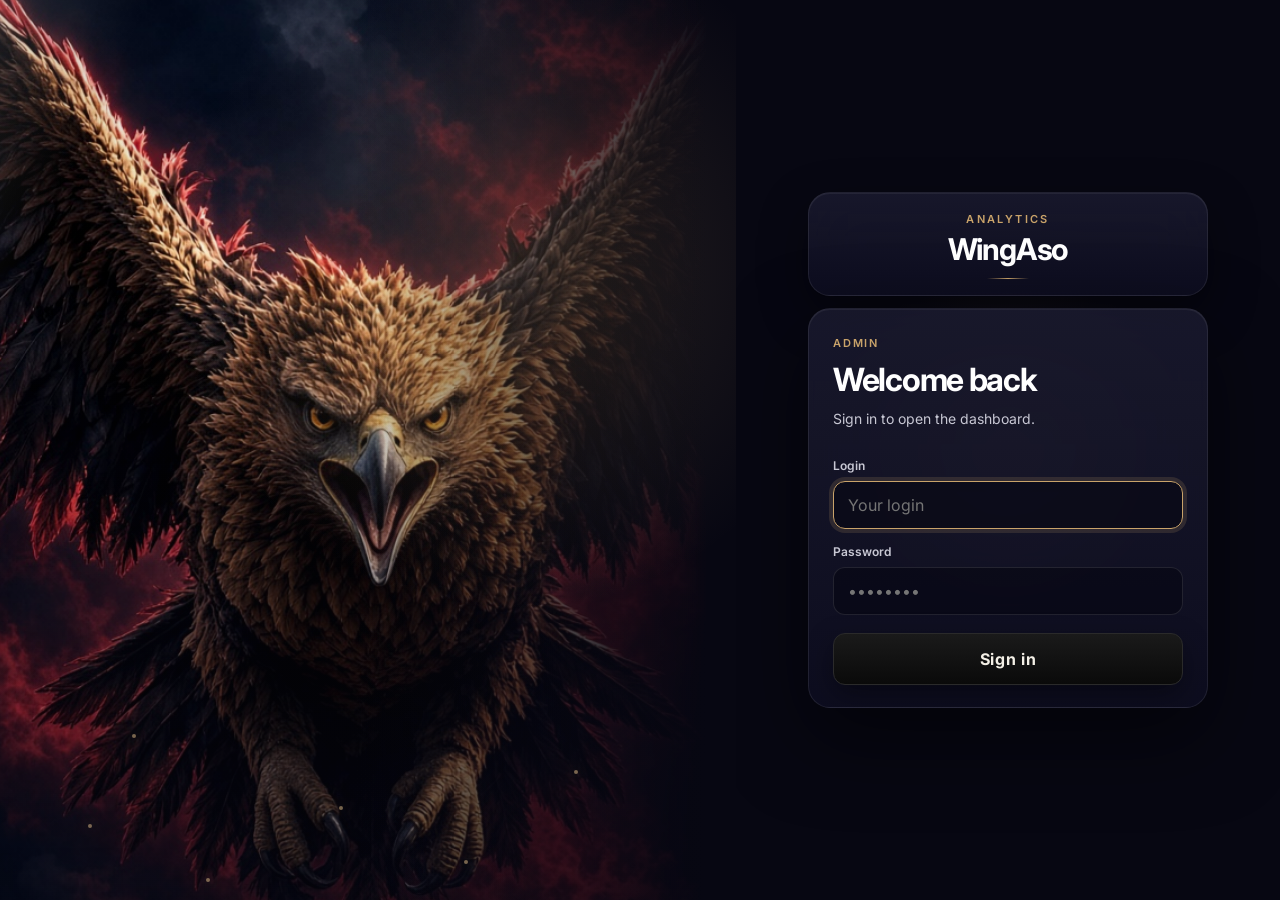
<file: login.html>
<!DOCTYPE html>
<html lang="en">
<head>
  <meta charset="utf-8">
  <meta name="viewport" content="width=device-width, initial-scale=1, viewport-fit=cover">
  <title>Sign in — WingAso Analytics</title>
  <meta name="robots" content="noindex,nofollow">
  <link rel="icon" href="/assets/favicon.png?v=5">
  <link rel="preconnect" href="https://fonts.googleapis.com">
  <link rel="preconnect" href="https://fonts.gstatic.com" crossorigin>
  <link href="https://fonts.googleapis.com/css2?family=Inter:wght@400;500;600;700&display=swap" rel="stylesheet">
  <link rel="stylesheet" href="/css/style.css?v=33">
</head>
<body class="login-body">
  <div class="login-stage">
    <aside class="login-eagle" aria-hidden="true">
      <div class="login-eagle-fly">
        <img src="/assets/eagle-battle.jpg" alt="">
      </div>
      <div class="login-embers"><i></i><i></i><i></i><i></i><i></i><i></i></div>
      <div class="login-sheen"></div>
    </aside>
    <main class="login-panel">
      <div class="login-stack">
        <header class="login-head">
          <span>Analytics</span>
          <strong>WingAso</strong>
        </header>
        <section class="card login-card">
          <p class="login-kicker">Admin</p>
          <h1>Welcome back</h1>
          <p class="muted login-lead">Sign in to open the dashboard.</p>
          <p class="muted" id="err" hidden>Wrong login or password.</p>
          <form method="post" action="/login" autocomplete="on">
            <label for="username">Login</label>
            <input class="field" id="username" name="username" type="text" required autofocus placeholder="Your login">
            <label for="password">Password</label>
            <input class="field" id="password" name="password" type="password" required placeholder="••••••••">
            <button class="login-btn" type="submit">Sign in</button>
          </form>
        </section>
      </div>
    </main>
  </div>
  <script>
    if (new URLSearchParams(location.search).get("e") === "1") {
      document.getElementById("err").hidden = false;
    }
  </script>
</body>
</html>
</file>
<file: css/style.css>
:root {
  --bg-primary: #070712;
  --bg-secondary: #0c0c1a;
  --bg-card: rgba(26, 26, 46, .78);
  --bg-hover: rgba(201, 163, 106, .12);
  --text-primary: #ffffff;
  --text-secondary: #c8c8d4;
  --accent: #c9a36a;
  --accent-hover: #e0c089;
  --gold: #c9a36a;
  --success: #00d26a;
  --danger: #ff5c7a;
  --warning: #ffc107;
  --border: rgba(255, 255, 255, .08);
  --shadow: 0 24px 64px rgba(0, 0, 0, .45);
  --radius: 18px;
  --header-h: 68px;
  --mono: "JetBrains Mono", ui-monospace, SFMono-Regular, Menlo, monospace;
  --sans: Inter, system-ui, -apple-system, Segoe UI, sans-serif;
}

[data-theme="light"] {
  --bg-primary: #f3efe6;
  --bg-secondary: #ffffff;
  --bg-card: rgba(255, 255, 255, .88);
  --bg-hover: rgba(201, 163, 106, .12);
  --text-primary: #121226;
  --text-secondary: #5b5d72;
  --accent: #9a7540;
  --accent-hover: #b38b4e;
  --gold: #9a7540;
  --border: rgba(18, 18, 38, .08);
  --shadow: 0 12px 36px rgba(18, 18, 38, .08);
}

* { box-sizing: border-box; }
html, body { margin: 0; min-height: 100%; }
html { -webkit-text-size-adjust: 100%; color-scheme: dark; }
[data-theme="light"] { color-scheme: light; }
body {
  font-family: var(--sans);
  background: var(--bg-primary);
  color: var(--text-primary);
  line-height: 1.5;
}
body:not(.login-body) { position: relative; isolation: isolate; }

.dash-fx {
  position: fixed;
  inset: 0;
  z-index: 0;
  pointer-events: none;
  overflow: hidden;
  background:
    radial-gradient(900px 520px at 12% -8%, rgba(201, 163, 106, .16), transparent 58%),
    radial-gradient(720px 480px at 100% 8%, rgba(201, 163, 106, .1), transparent 52%),
    radial-gradient(640px 420px at 50% 110%, rgba(88, 70, 140, .14), transparent 55%),
    linear-gradient(180deg, #0b0b18 0%, #070712 42%, #05050e 100%);
}
.dash-fx::before {
  content: "";
  position: absolute;
  inset: 0;
  background-image:
    linear-gradient(rgba(255, 255, 255, .03) 1px, transparent 1px),
    linear-gradient(90deg, rgba(255, 255, 255, .03) 1px, transparent 1px);
  background-size: 64px 64px;
  mask-image: radial-gradient(ellipse at 50% 20%, #000 20%, transparent 75%);
  opacity: .45;
}
.dash-fx::after {
  content: "";
  position: absolute;
  width: 420px;
  height: 420px;
  right: -80px;
  top: -60px;
  border-radius: 50%;
  background: radial-gradient(circle, rgba(201, 163, 106, .2), transparent 68%);
  animation: glowPulse 8s ease-in-out infinite;
}
.dash-fx .dash-embers {
  position: absolute;
  inset: 0;
  z-index: 2;
}
.dash-fx .dash-embers i {
  position: absolute;
  width: 3px;
  height: 3px;
  border-radius: 50%;
  background: #d4b483;
  box-shadow: 0 0 12px rgba(212, 180, 131, .7);
  animation: ember 14s linear infinite;
}
.dash-fx .dash-embers i:nth-child(1) { left: 8%; bottom: 4%; animation-delay: 0s; }
.dash-fx .dash-embers i:nth-child(2) { left: 22%; bottom: 0; animation-delay: 1.6s; }
.dash-fx .dash-embers i:nth-child(3) { left: 41%; bottom: 8%; animation-delay: 3.2s; }
.dash-fx .dash-embers i:nth-child(4) { left: 63%; bottom: 2%; animation-delay: .8s; }
.dash-fx .dash-embers i:nth-child(5) { left: 81%; bottom: 12%; animation-delay: 2.4s; }
.dash-fx .dash-embers i:nth-child(6) { left: 93%; bottom: 6%; animation-delay: 4s; }
[data-theme="light"] .dash-fx {
  background:
    radial-gradient(800px 480px at 10% -10%, rgba(201, 163, 106, .14), transparent 58%),
    radial-gradient(640px 400px at 100% 0%, rgba(201, 163, 106, .08), transparent 50%),
    linear-gradient(180deg, #f7f3ea 0%, #f3efe6 100%);
}
[data-theme="light"] .dash-fx::before {
  background-image:
    linear-gradient(rgba(18, 18, 38, .04) 1px, transparent 1px),
    linear-gradient(90deg, rgba(18, 18, 38, .04) 1px, transparent 1px);
}
[data-theme="light"] .dash-fx::after { background: radial-gradient(circle, rgba(201, 163, 106, .12), transparent 68%); }
[data-theme="light"] .dash-fx .dash-embers { display: none; }

a { color: inherit; text-decoration: none; }
button, select, input { font: inherit; color: inherit; }
img { max-width: 100%; }

.app-header {
  position: sticky;
  top: 0;
  z-index: 40;
  min-height: var(--header-h);
  height: auto;
  display: grid;
  grid-template-columns: auto 1fr;
  grid-template-areas:
    "brand tools"
    "nav nav";
  align-items: center;
  column-gap: 20px;
  row-gap: 8px;
  padding: 10px 28px 12px;
  background: linear-gradient(180deg, rgba(26, 26, 46, .88), rgba(15, 15, 35, .72));
  border-bottom: 1px solid var(--border);
  backdrop-filter: blur(28px);
  box-shadow: 0 12px 40px rgba(0, 0, 0, .28), inset 0 1px 0 rgba(255, 255, 255, .06);
}
[data-theme="light"] .app-header {
  background: linear-gradient(180deg, rgba(255, 255, 255, .92), rgba(243, 239, 230, .82));
}
.brand {
  grid-area: brand;
  display: flex;
  align-items: center;
  gap: 10px;
  min-width: 0;
}
.brand img, .brand svg { width: 36px; height: 36px; object-fit: contain; }
.brand-copy { display: flex; flex-direction: column; line-height: 1.1; }
.brand-name { font-weight: 700; letter-spacing: -.03em; }
.brand-tag {
  color: var(--gold);
  font-size: 10px;
  font-weight: 600;
  letter-spacing: .2em;
  text-transform: uppercase;
}

.nav {
  grid-area: nav;
  display: flex;
  justify-content: space-evenly;
  align-items: center;
  gap: 4px;
  width: 100%;
}
.nav a {
  flex: 1 1 0;
  text-align: center;
  padding: 8px 10px;
  border-radius: 10px;
  color: var(--text-secondary);
  font-weight: 500;
  white-space: nowrap;
}
.nav a:hover, .nav a.active {
  color: var(--text-primary);
  background: var(--bg-hover);
}
.nav a.active { box-shadow: inset 0 -2px 0 var(--gold); }

.header-tools {
  grid-area: tools;
  display: flex;
  align-items: center;
  justify-content: flex-end;
  flex-wrap: wrap;
  gap: 8px;
}
.global-search {
  position: relative;
  flex: 1 1 240px;
  min-width: 180px;
  max-width: 380px;
}
.global-search .search { width: 100%; }
.search-drop {
  position: absolute;
  top: calc(100% + 6px);
  left: 0;
  right: 0;
  min-width: 320px;
  max-height: min(420px, 70vh);
  overflow: auto;
  z-index: 60;
  background: linear-gradient(180deg, rgba(26, 26, 46, .97), rgba(15, 15, 35, .95));
  border: 1px solid var(--border);
  border-radius: 14px;
  box-shadow: var(--shadow);
}
[data-theme="light"] .search-drop {
  background: linear-gradient(180deg, rgba(255, 255, 255, .98), rgba(243, 239, 230, .96));
}
.search-hit, .search-more, .search-empty {
  display: block;
  padding: 10px 12px;
}
.search-hit {
  border-bottom: 1px solid var(--border);
}
.search-hit:hover, .search-hit.active {
  background: var(--bg-hover);
}
.search-hit .kind {
  display: block;
  color: var(--gold);
  font-size: 10px;
  font-weight: 700;
  letter-spacing: .14em;
  text-transform: uppercase;
}
.search-hit .hit-title {
  display: block;
  font-weight: 600;
  word-break: break-all;
}
.search-hit .hit-meta {
  display: block;
  color: var(--text-secondary);
  font-family: var(--mono);
  font-size: 12px;
}
.search-empty { color: var(--text-secondary); }
.search-more {
  color: var(--gold);
  font-weight: 600;
  font-size: 13px;
}
.period-select, .field, .search {
  background: rgba(7, 7, 18, .45);
  border: 1px solid var(--border);
  border-radius: 12px;
  padding: 8px 10px;
  font-size: 16px;
  transition: border-color .25s ease, box-shadow .25s ease;
}
[data-theme="light"] .period-select,
[data-theme="light"] .field,
[data-theme="light"] .search { background: rgba(255, 255, 255, .8); }
.period-select:focus, .field:focus, .search:focus {
  outline: none;
  border-color: var(--gold);
  box-shadow: 0 0 0 4px rgba(201, 163, 106, .16);
}
.date-field {
  position: relative;
  display: inline-flex;
  align-items: center;
}
.date-field .field {
  padding-right: 34px;
  color: var(--text-primary);
}
.date-ico {
  position: absolute;
  right: 10px;
  width: 16px;
  height: 16px;
  pointer-events: none;
  background: currentColor;
  color: var(--accent);
  -webkit-mask: url("data:image/svg+xml;utf8,<svg xmlns='http://www.w3.org/2000/svg' viewBox='0 0 24 24'><path fill='black' d='M7 2h2v2h6V2h2v2h3a2 2 0 0 1 2 2v14a2 2 0 0 1-2 2H4a2 2 0 0 1-2-2V6a2 2 0 0 1 2-2h3V2zm13 8H4v10h16V10zM4 8h16V6H4v2z'/></svg>") center / contain no-repeat;
  mask: url("data:image/svg+xml;utf8,<svg xmlns='http://www.w3.org/2000/svg' viewBox='0 0 24 24'><path fill='black' d='M7 2h2v2h6V2h2v2h3a2 2 0 0 1 2 2v14a2 2 0 0 1-2 2H4a2 2 0 0 1-2-2V6a2 2 0 0 1 2-2h3V2zm13 8H4v10h16V10zM4 8h16V6H4v2z'/></svg>") center / contain no-repeat;
}
input[type="date"]::-webkit-calendar-picker-indicator {
  position: absolute;
  inset: 0;
  width: 100%;
  height: 100%;
  margin: 0;
  padding: 0;
  opacity: 0;
  cursor: pointer;
}
.icon-btn {
  width: 38px;
  height: 38px;
  border: 1px solid var(--border);
  background: rgba(7, 7, 18, .45);
  border-radius: 12px;
  cursor: pointer;
}
[data-theme="light"] .icon-btn { background: rgba(255, 255, 255, .8); }
.icon-btn:hover { border-color: var(--gold); }

.wrap { position: relative; z-index: 1; width: min(1280px, calc(100% - 32px)); margin: 0 auto; padding: 24px 0 48px; }
.page-head { display: flex; justify-content: space-between; align-items: end; gap: 16px; margin-bottom: 20px; }
.page-head h1 {
  margin: 0;
  font-size: 28px;
  letter-spacing: -.03em;
}
.page-head h1::after {
  content: "";
  display: block;
  width: 42px;
  height: 1px;
  margin-top: 10px;
  background: linear-gradient(90deg, var(--gold), transparent);
}
.muted { color: var(--text-secondary); }
.mono { font-family: var(--mono); }

.kpi-grid {
  display: grid;
  grid-template-columns: repeat(6, minmax(0, 1fr));
  gap: 12px;
  margin-bottom: 20px;
}
.card {
  position: relative;
  overflow: hidden;
  background: linear-gradient(180deg, rgba(26, 26, 46, .88), rgba(15, 15, 35, .78));
  border: 1px solid var(--border);
  border-radius: var(--radius);
  box-shadow: var(--shadow), inset 0 1px 0 rgba(255, 255, 255, .06);
  backdrop-filter: blur(22px);
  animation: cardIn .75s cubic-bezier(.16, 1, .3, 1) both;
}
[data-theme="light"] .card {
  background: linear-gradient(180deg, rgba(255, 255, 255, .94), rgba(243, 239, 230, .88));
}
.kpi {
  padding: 16px 18px;
}
.kpi .label {
  color: var(--gold);
  font-size: 11px;
  font-weight: 600;
  letter-spacing: .14em;
  text-transform: uppercase;
}
.kpi-grid .kpi:nth-child(1) { animation-delay: .04s; }
.kpi-grid .kpi:nth-child(2) { animation-delay: .08s; }
.kpi-grid .kpi:nth-child(3) { animation-delay: .12s; }
.kpi-grid .kpi:nth-child(4) { animation-delay: .16s; }
.kpi-grid .kpi:nth-child(5) { animation-delay: .2s; }
.kpi-grid .kpi:nth-child(6) { animation-delay: .24s; }
.kpi .value { font-family: var(--mono); font-size: 26px; font-weight: 700; margin: 6px 0 4px; letter-spacing: -.03em; }
.delta.up { color: var(--success); }
.delta.down { color: var(--danger); }

.grid-2 { display: grid; grid-template-columns: 1.2fr .8fr; gap: 12px; }
.grid-2.equal, .grid-charts { display: grid; grid-template-columns: 1fr 1fr; gap: 12px; }
.chart-card { padding: 16px; min-height: 320px; overflow: visible; }
.chart-card h2, .table-card h2 { margin: 0 0 12px; font-size: 16px; }
.chart-head {
  display: flex;
  align-items: center;
  justify-content: space-between;
  gap: 12px;
  margin-bottom: 12px;
}
.chart-head h2 { margin: 0; }
.chart-head .field { min-width: 110px; }
.chart-tools { display: flex; align-items: center; gap: 8px; flex-wrap: wrap; }
.chart-head button {
  background: var(--bg-hover);
  border: 1px solid var(--border);
  border-radius: 8px;
  padding: 6px 10px;
  cursor: pointer;
  color: inherit;
}
.chart-wrap { position: relative; height: 260px; overflow: visible; }

.toolbar {
  display: flex;
  flex-wrap: wrap;
  align-items: center;
  gap: 8px;
  margin-bottom: 12px;
}
.page-search { max-width: none; width: min(720px, 100%); }
.table-card { padding: 16px; overflow: hidden; }
.table-scroll { overflow: auto; }
table.data {
  width: 100%;
  border-collapse: collapse;
  min-width: 760px;
}
table.data th, table.data td {
  padding: 10px 12px;
  border-bottom: 1px solid var(--border);
  text-align: left;
  white-space: nowrap;
}
table.data th { color: var(--text-secondary); font-size: 12px; font-weight: 600; }
table.data th[data-key] { cursor: pointer; user-select: none; white-space: nowrap; }
table.data th[data-key]::after {
  content: " ↕";
  opacity: .35;
  font-size: 11px;
}
table.data th.sorted { color: var(--gold); }
table.data th.sorted[data-sort="desc"]::after { content: " ↓"; opacity: 1; }
table.data th.sorted[data-sort="asc"]::after { content: " ↑"; opacity: 1; }
.filter-chips {
  display: flex;
  flex-wrap: wrap;
  gap: 8px;
  align-items: center;
}
.filter-chips .chip {
  display: inline-flex;
  align-items: center;
  gap: 6px;
  margin: 0;
  padding: 7px 10px;
  border: 1px solid var(--border);
  border-radius: 999px;
  background: rgba(7, 7, 18, .35);
  color: var(--text-secondary);
  font-size: 13px;
  cursor: pointer;
}
.filter-chips .chip:has(input:checked) {
  border-color: var(--gold);
  color: var(--text-primary);
  background: rgba(201, 163, 106, .14);
}
.filter-chips input { accent-color: var(--gold); }
table.data tbody tr { cursor: pointer; }
table.data tbody tr:hover { background: var(--bg-hover); }
table.data tbody tr.alert { box-shadow: inset 3px 0 0 var(--warning); }
table.data td.num, table.data th.num { text-align: right; font-family: var(--mono); }
.pill {
  display: inline-flex;
  align-items: center;
  gap: 6px;
  padding: 2px 8px;
  border-radius: 999px;
  background: var(--bg-hover);
  font-size: 12px;
}
.flag { width: 18px; height: 13px; border-radius: 2px; object-fit: cover; }

.pager { display: flex; justify-content: space-between; align-items: center; gap: 12px; margin-top: 12px; color: var(--text-secondary); font-size: 13px; }
.pager button {
  background: var(--bg-hover);
  border: 1px solid var(--border);
  border-radius: 8px;
  padding: 6px 10px;
  cursor: pointer;
}

.cards-mobile { display: none; }
.mobile-card {
  padding: 14px;
  margin-bottom: 8px;
}
.mobile-card .row { display: flex; justify-content: space-between; gap: 8px; margin: 4px 0; }
.mobile-card .row span:last-child { text-align: right; word-break: break-word; }
.mobile-card strong { word-break: break-word; }
.mobile-card.alert { box-shadow: inset 3px 0 0 var(--warning); }

.spark { width: 92px; height: 28px; display: block; }

.footer {
  position: relative;
  z-index: 1;
  border-top: 1px solid var(--border);
  color: var(--text-secondary);
  font-size: 13px;
  padding: 22px;
  text-align: center;
}

.custom-range { display: flex; align-items: center; gap: 8px; }
.custom-range.open { display: flex; }
.range-sep { color: var(--text-secondary); font-size: 13px; }
.chart-pct {
  display: flex;
  flex-wrap: wrap;
  gap: 6px 12px;
  margin-top: 10px;
  font-size: 12px;
  color: var(--text-secondary);
}
.chart-pct span {
  padding: 3px 8px;
  border-radius: 999px;
  background: var(--bg-hover);
  animation: pctIn .45s ease both;
  animation-delay: calc(var(--i, 0) * 45ms);
}
.chart-pct b { color: var(--text-primary); font-weight: 600; margin-right: 4px; }
.chart-pct .place { margin-right: 8px; }
.place-col {
  width: 84px;
  text-align: left !important;
  font-family: var(--mono);
}
#top-rank-table td.place-col,
#top-rank-table th.place-col {
  text-align: left !important;
  padding-left: 16px;
}
.place {
  display: inline-flex;
  align-items: center;
  justify-content: flex-end;
  min-width: 2.75em;
  padding: 3px 8px;
  border-radius: 999px;
  font-family: var(--mono);
  font-size: 12px;
  font-weight: 700;
  font-variant-numeric: tabular-nums;
  letter-spacing: .02em;
  color: var(--gold);
  background: rgba(201, 163, 106, .1);
  border: 1px solid rgba(201, 163, 106, .24);
}
.place-top {
  background: rgba(201, 163, 106, .2);
  border-color: rgba(201, 163, 106, .42);
  color: var(--accent-hover);
}
.place-card {
  display: flex;
  align-items: flex-start;
  gap: 12px;
}
.place-card .place { margin-top: 2px; flex: 0 0 auto; }
.pkg-cell { white-space: normal; min-width: 220px; max-width: 420px; }
.pkg-list {
  display: flex;
  flex-direction: column;
  align-items: flex-start;
  gap: 4px;
}
.pkg-link, .pkg-list .mono {
  font-family: var(--mono);
  font-size: 12px;
  word-break: break-all;
  color: var(--text-primary);
}
.pkg-link:hover { color: var(--accent); text-decoration: underline; }
.note {
  margin: 0 0 12px;
  padding: 10px 12px;
  border-radius: 10px;
  background: var(--bg-hover);
  color: var(--text-secondary);
  font-size: 13px;
}
@keyframes pctIn {
  from { opacity: 0; transform: translateY(6px); }
  to { opacity: 1; transform: none; }
}

.empty { padding: 40px 16px; text-align: center; color: var(--text-secondary); }

.login-body {
  height: 100vh;
  overflow: hidden;
  background: #070712;
}
.login-stage {
  height: 100vh;
  display: grid;
  grid-template-columns: 1.15fr .85fr;
  align-items: stretch;
}
.login-eagle {
  position: relative;
  overflow: hidden;
  height: 100%;
  min-height: 0;
  background: #070712;
}
.login-eagle-fly {
  width: 100%;
  height: 100%;
  transform: scale(1);
  transform-origin: 50% 55%;
  will-change: transform;
  animation: eagleFlyIn 1.7s cubic-bezier(.16, 1, .3, 1) forwards;
}
.login-eagle img {
  display: block;
  width: 100%;
  height: 100%;
  object-fit: cover;
  object-position: 52% 6%;
  transform-origin: 50% 55%;
  animation: eagleHover 7s 1.7s ease-in-out infinite alternate;
}
.login-eagle::before,
.login-eagle::after {
  content: "";
  position: absolute;
  inset: 0;
  pointer-events: none;
  z-index: 2;
}
.login-eagle::before {
  background:
    linear-gradient(90deg, transparent 48%, #070712 96%),
    linear-gradient(180deg, rgba(7,7,18,.15), transparent 30%, rgba(7,7,18,.55));
}
.login-eagle::after {
  background: radial-gradient(circle at 70% 30%, rgba(201,163,106,.16), transparent 42%);
  animation: glowPulse 6s ease-in-out infinite;
}
.login-embers {
  position: absolute;
  inset: 0;
  z-index: 3;
  pointer-events: none;
}
.login-embers i {
  position: absolute;
  width: 4px;
  height: 4px;
  border-radius: 50%;
  background: #d4b483;
  box-shadow: 0 0 12px rgba(212,180,131,.7);
  opacity: .55;
  animation: ember 8s linear infinite;
}
.login-embers i:nth-child(1) { left: 12%; bottom: 8%; animation-delay: 0s; }
.login-embers i:nth-child(2) { left: 28%; bottom: 2%; animation-delay: 1.4s; }
.login-embers i:nth-child(3) { left: 46%; bottom: 10%; animation-delay: 2.8s; }
.login-embers i:nth-child(4) { left: 63%; bottom: 4%; animation-delay: 0.7s; }
.login-embers i:nth-child(5) { left: 78%; bottom: 14%; animation-delay: 2.1s; }
.login-embers i:nth-child(6) { left: 18%; bottom: 18%; animation-delay: 3.5s; }
.login-sheen {
  position: absolute;
  inset: 0;
  z-index: 4;
  pointer-events: none;
  background: linear-gradient(115deg, transparent 36%, rgba(255,255,255,.12) 50%, transparent 64%);
  transform: translateX(-80%);
  animation: sheen 7.5s ease-in-out infinite;
}
.login-panel {
  position: relative;
  display: flex;
  align-items: center;
  justify-content: center;
  height: 100%;
  min-height: 0;
  padding: 0 40px;
}
.login-panel::before {
  content: "";
  position: absolute;
  width: 380px;
  height: 380px;
  border-radius: 50%;
  background: radial-gradient(circle, rgba(201,163,106,.12), transparent 68%);
  animation: glowPulse 5s ease-in-out infinite;
}
.login-stack {
  position: relative;
  width: min(400px, 100%);
  display: flex;
  flex-direction: column;
  align-items: stretch;
  gap: 12px;
}
.login-head {
  padding: 18px 22px 16px;
  text-align: center;
  background: linear-gradient(180deg, rgba(26,26,46,.88), rgba(15,15,35,.78));
  border: 1px solid rgba(255,255,255,.08);
  border-radius: 22px;
  backdrop-filter: blur(28px);
  box-shadow: 0 18px 48px rgba(0,0,0,.38), inset 0 1px 0 rgba(255,255,255,.06);
  animation: cardIn .7s cubic-bezier(.16,1,.3,1) both;
}
.login-head span {
  display: block;
  color: #c9a36a;
  font-size: 11px;
  font-weight: 600;
  letter-spacing: .22em;
  text-transform: uppercase;
}
.login-head strong {
  display: block;
  margin-top: 6px;
  font-size: 30px;
  font-weight: 700;
  letter-spacing: -.04em;
  line-height: 1.1;
}
.login-head strong::after {
  content: "";
  display: block;
  width: 42px;
  height: 1px;
  margin: 12px auto 0;
  background: linear-gradient(90deg, transparent, #c9a36a, transparent);
}
.login-card {
  position: relative;
  width: 100%;
  padding: 26px 24px 22px;
  background: linear-gradient(180deg, rgba(26,26,46,.88), rgba(15,15,35,.78));
  border: 1px solid rgba(255,255,255,.08);
  border-radius: 22px;
  backdrop-filter: blur(28px);
  box-shadow: 0 30px 80px rgba(0,0,0,.5), inset 0 1px 0 rgba(255,255,255,.06);
  animation: cardIn .85s .08s cubic-bezier(.16,1,.3,1) both;
}
.login-kicker {
  margin: 0 0 10px;
  color: #c9a36a;
  font-size: 11px;
  font-weight: 600;
  letter-spacing: .16em;
  text-transform: uppercase;
}
.login-card h1 {
  margin: 0 0 10px;
  font-size: 32px;
  line-height: 1.15;
  letter-spacing: -.04em;
}
.login-lead { margin: 0 0 4px; font-size: 14px; line-height: 1.5; }
.login-card form { display: grid; gap: 6px; margin-top: 20px; }
.login-card label {
  margin-top: 8px;
  font-size: 12px;
  font-weight: 600;
  color: #c8c8d4;
}
.login-card .field {
  width: 100%;
  height: 48px;
  padding: 0 14px;
  font-size: 16px;
  background: rgba(7,7,18,.55);
  border: 1px solid rgba(255,255,255,.1);
  border-radius: 12px;
  transition: border-color .25s ease, box-shadow .25s ease;
}
.login-card .field:focus {
  outline: none;
  border-color: #c9a36a;
  box-shadow: 0 0 0 4px rgba(201,163,106,.16);
}
.login-card #err { color: #ff6b6b; margin: 10px 0 0; font-size: 13px; }
.login-btn {
  position: relative;
  overflow: hidden;
  margin-top: 12px;
  border: 1px solid #2a2a2a;
  border-radius: 12px;
  padding: 13px 16px;
  background: linear-gradient(180deg, #1a1a1a, #0a0a0a);
  color: #f3efe6;
  font-weight: 700;
  letter-spacing: .04em;
  cursor: pointer;
  box-shadow: 0 10px 28px rgba(0,0,0,.4);
}
.login-btn::after {
  content: "";
  position: absolute;
  inset: 0;
  background: linear-gradient(110deg, transparent 20%, rgba(255,255,255,.35) 48%, transparent 72%);
  transform: translateX(-120%);
  animation: sheen 3.8s ease-in-out infinite;
}
.login-btn:hover { filter: brightness(1.08); }
@keyframes eagleFlyIn {
  from { transform: scale(1); }
  to { transform: scale(1.32) translate3d(0, -5%, 0); }
}
@keyframes eagleFlyInMobile {
  from { transform: scale(1.08); }
  to { transform: scale(1.18); }
}
@keyframes eagleHover {
  from { transform: scale(1) translate3d(0, 0, 0); }
  to { transform: scale(1.125) translate3d(0, -4%, 0); }
}
@keyframes glowPulse {
  0%, 100% { opacity: .55; }
  50% { opacity: 1; }
}
@keyframes ember {
  0% { transform: translateY(0) scale(1); opacity: 0; }
  15% { opacity: .7; }
  100% { transform: translateY(-72vh) scale(.4); opacity: 0; }
}
@keyframes sheen {
  0%, 55% { transform: translateX(-120%); }
  80%, 100% { transform: translateX(120%); }
}
@keyframes cardIn {
  from { opacity: 0; transform: translateY(-8px) scale(.98); }
  to { opacity: 1; transform: none; }
}
@media (prefers-reduced-motion: reduce) {
  .login-eagle-fly,
  .login-eagle img,
  .login-embers i,
  .login-sheen,
  .login-eagle::after,
  .login-panel::before,
  .login-btn::after,
  .login-head,
  .login-card {
    animation: none !important;
  }
  .login-eagle-fly { transform: none; }
}
@media (max-width: 860px) {
  .login-body {
    height: auto;
    min-height: 100vh;
    min-height: 100dvh;
    overflow-x: hidden;
    overflow-y: auto;
  }
  .login-stage {
    height: auto;
    min-height: 100vh;
    min-height: 100dvh;
    grid-template-columns: 1fr;
    grid-template-rows: min(48vh, 360px) auto;
  }
  .login-eagle { height: min(48vh, 360px); background: #070712; overflow: hidden; }
  .login-eagle-fly {
    width: 100%;
    height: 100%;
    transform-origin: 50% 40%;
    animation: eagleFlyInMobile 1.5s cubic-bezier(.16, 1, .3, 1) forwards;
  }
  .login-eagle img {
    width: 100%;
    height: 100%;
    object-fit: cover;
    object-position: 50% 36%;
  }
  .login-eagle::before {
    background:
      linear-gradient(180deg, transparent 70%, #070712 100%),
      linear-gradient(180deg, rgba(7,7,18,.08), transparent 18%);
  }
  .login-panel {
    height: auto;
    align-items: flex-start;
    padding: 18px 16px calc(28px + env(safe-area-inset-bottom));
  }
  .login-panel::before { width: 240px; height: 240px; }
  .login-stack { width: 100%; max-width: 400px; margin: 0 auto; }
  .login-head { padding: 14px 16px 12px; }
  .login-head strong { font-size: 26px; }
  .login-card { padding: 20px 16px 18px; }
  .login-card h1 { font-size: 26px; }
  .login-lead { font-size: 14px; }
}
.logout-link {
  position: relative;
  overflow: hidden;
  padding: 8px 12px;
  border: 1px solid #2a2a2a;
  border-radius: 12px;
  background: linear-gradient(180deg, #1a1a1a, #0a0a0a);
  color: #f3efe6;
  font-weight: 700;
  letter-spacing: .04em;
  box-shadow: 0 8px 20px rgba(0, 0, 0, .35);
}
.logout-link::after {
  content: "";
  position: absolute;
  inset: 0;
  background: linear-gradient(110deg, transparent 20%, rgba(255, 255, 255, .28) 48%, transparent 72%);
  transform: translateX(-120%);
  animation: sheen 4.2s ease-in-out infinite;
}
[data-theme="light"] .logout-link {
  background: linear-gradient(180deg, #2a2a2a, #111);
  color: #f3efe6;
}

@media (max-width: 1100px) {
  .kpi-grid { grid-template-columns: repeat(3, 1fr); }
  .grid-2, .grid-2.equal, .grid-charts { grid-template-columns: 1fr; }
}
@media (max-width: 820px) {
  .app-header {
    grid-template-columns: 1fr auto;
    grid-template-areas:
      "brand tools"
      "nav nav";
    column-gap: 10px;
    row-gap: 8px;
    padding: 10px 12px calc(10px + env(safe-area-inset-bottom, 0px));
    padding-top: calc(10px + env(safe-area-inset-top, 0px));
  }
  .brand img, .brand svg { width: 32px; height: 32px; }
  .nav {
    flex-wrap: wrap;
    justify-content: space-evenly;
    gap: 4px;
  }
  .nav a {
    flex: 1 1 28%;
    padding: 8px 8px;
    font-size: 14px;
  }
  .header-tools {
    justify-content: flex-end;
  }
  .global-search {
    flex: 1 1 100%;
    max-width: none;
    min-width: 0;
  }
  .search-drop {
    min-width: 0;
    left: 0;
    right: 0;
  }
  .period-select { min-width: 0; max-width: 140px; }
  .custom-range,
  .custom-range.open {
    width: 100%;
    display: grid;
    grid-template-columns: 1fr auto 1fr;
    align-items: center;
  }
  .custom-range .field { width: 100%; min-width: 0; }
  .logout-link { padding: 8px 10px; white-space: nowrap; }
  .wrap { width: calc(100% - 24px); padding: 16px 0 36px; }
  .page-head { flex-direction: column; align-items: start; margin-bottom: 14px; }
  .page-head h1 { font-size: 24px; }
  .kpi-grid { grid-template-columns: 1fr 1fr; gap: 8px; }
  .kpi { padding: 12px; }
  .kpi .value { font-size: 18px; word-break: break-word; }
  .chart-card { min-height: 0; padding: 14px; }
  .chart-wrap { height: 220px; }
  .toolbar { flex-direction: column; }
  .toolbar .search, .toolbar .field { width: 100%; }
  .desktop-only { display: none; }
  .cards-mobile { display: block; }
  .table-scroll { -webkit-overflow-scrolling: touch; }
  .pager {
    flex-wrap: wrap;
    gap: 8px;
  }
  .pager button { min-height: 40px; padding: 8px 12px; }
  .footer { padding: 16px 12px calc(18px + env(safe-area-inset-bottom)); }
}
@media (prefers-reduced-motion: reduce) {
  * { animation: none !important; transition: none !important; }
}
</file>
